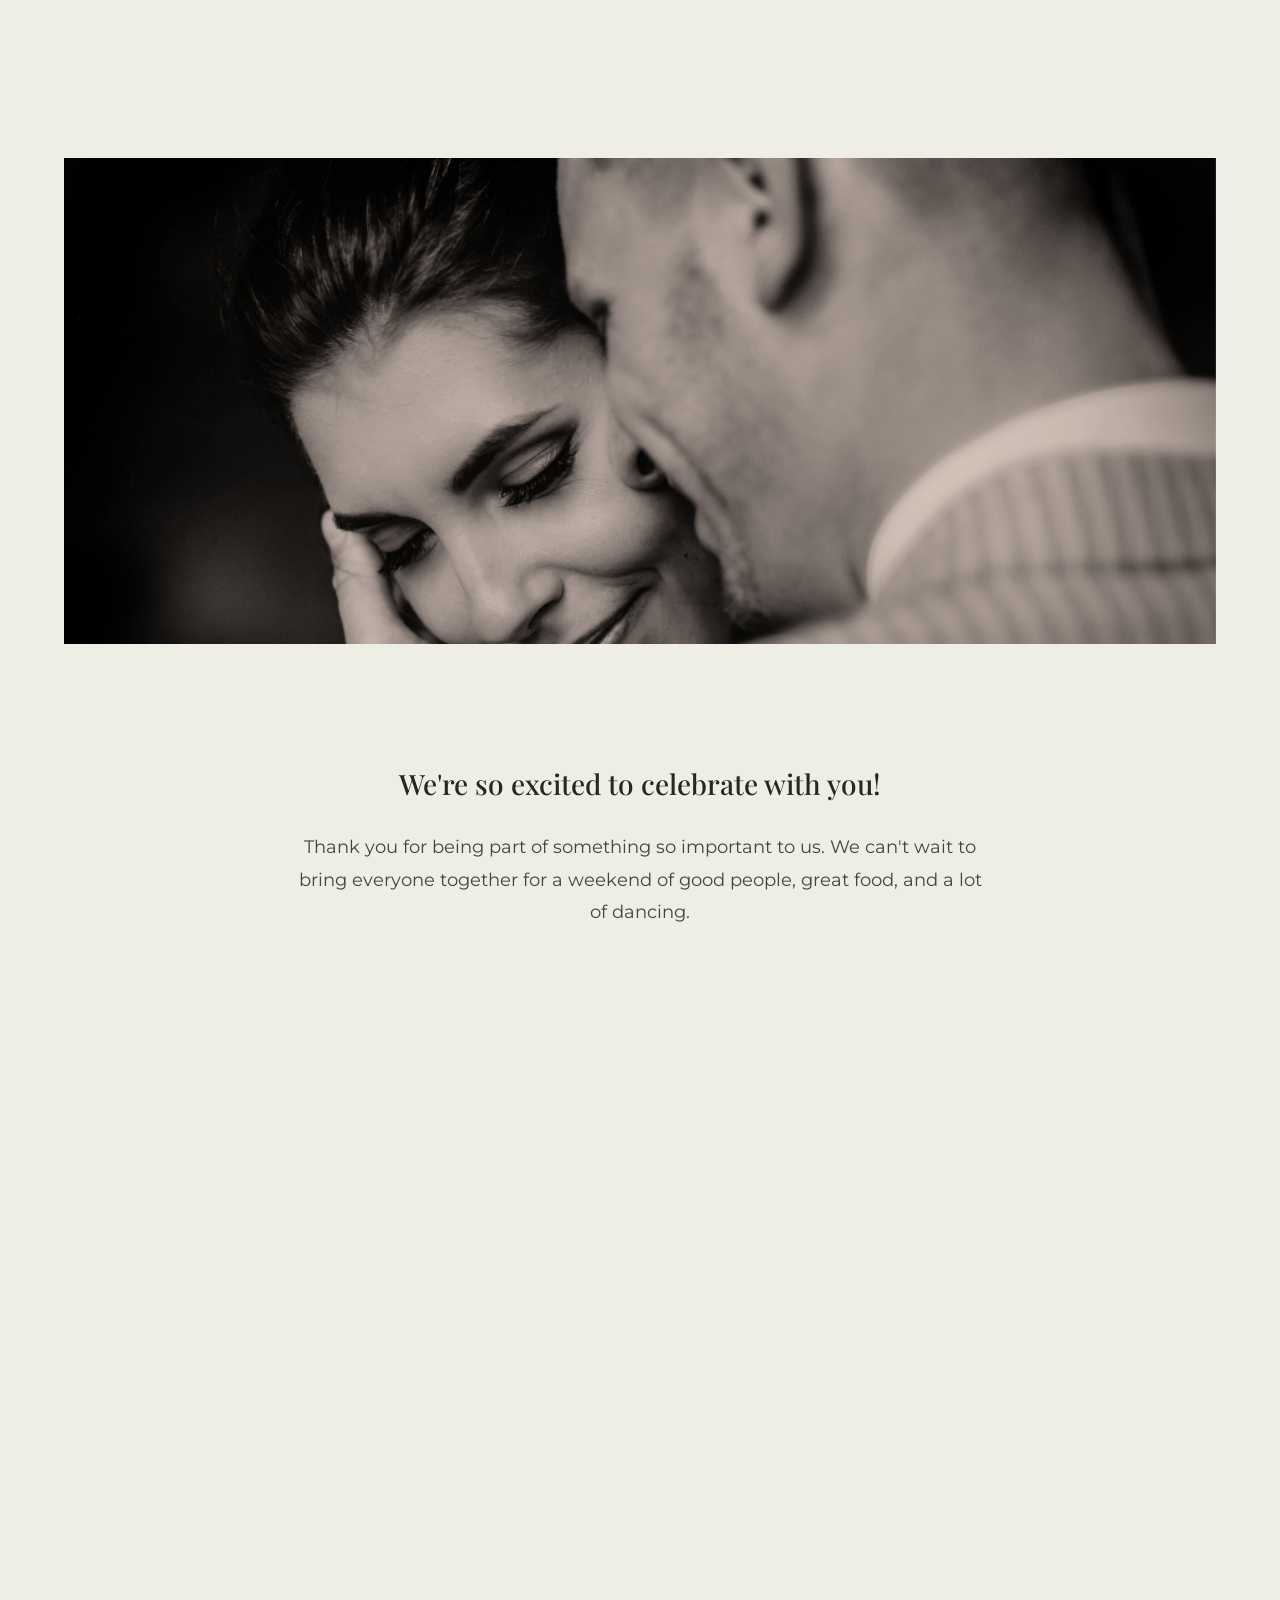
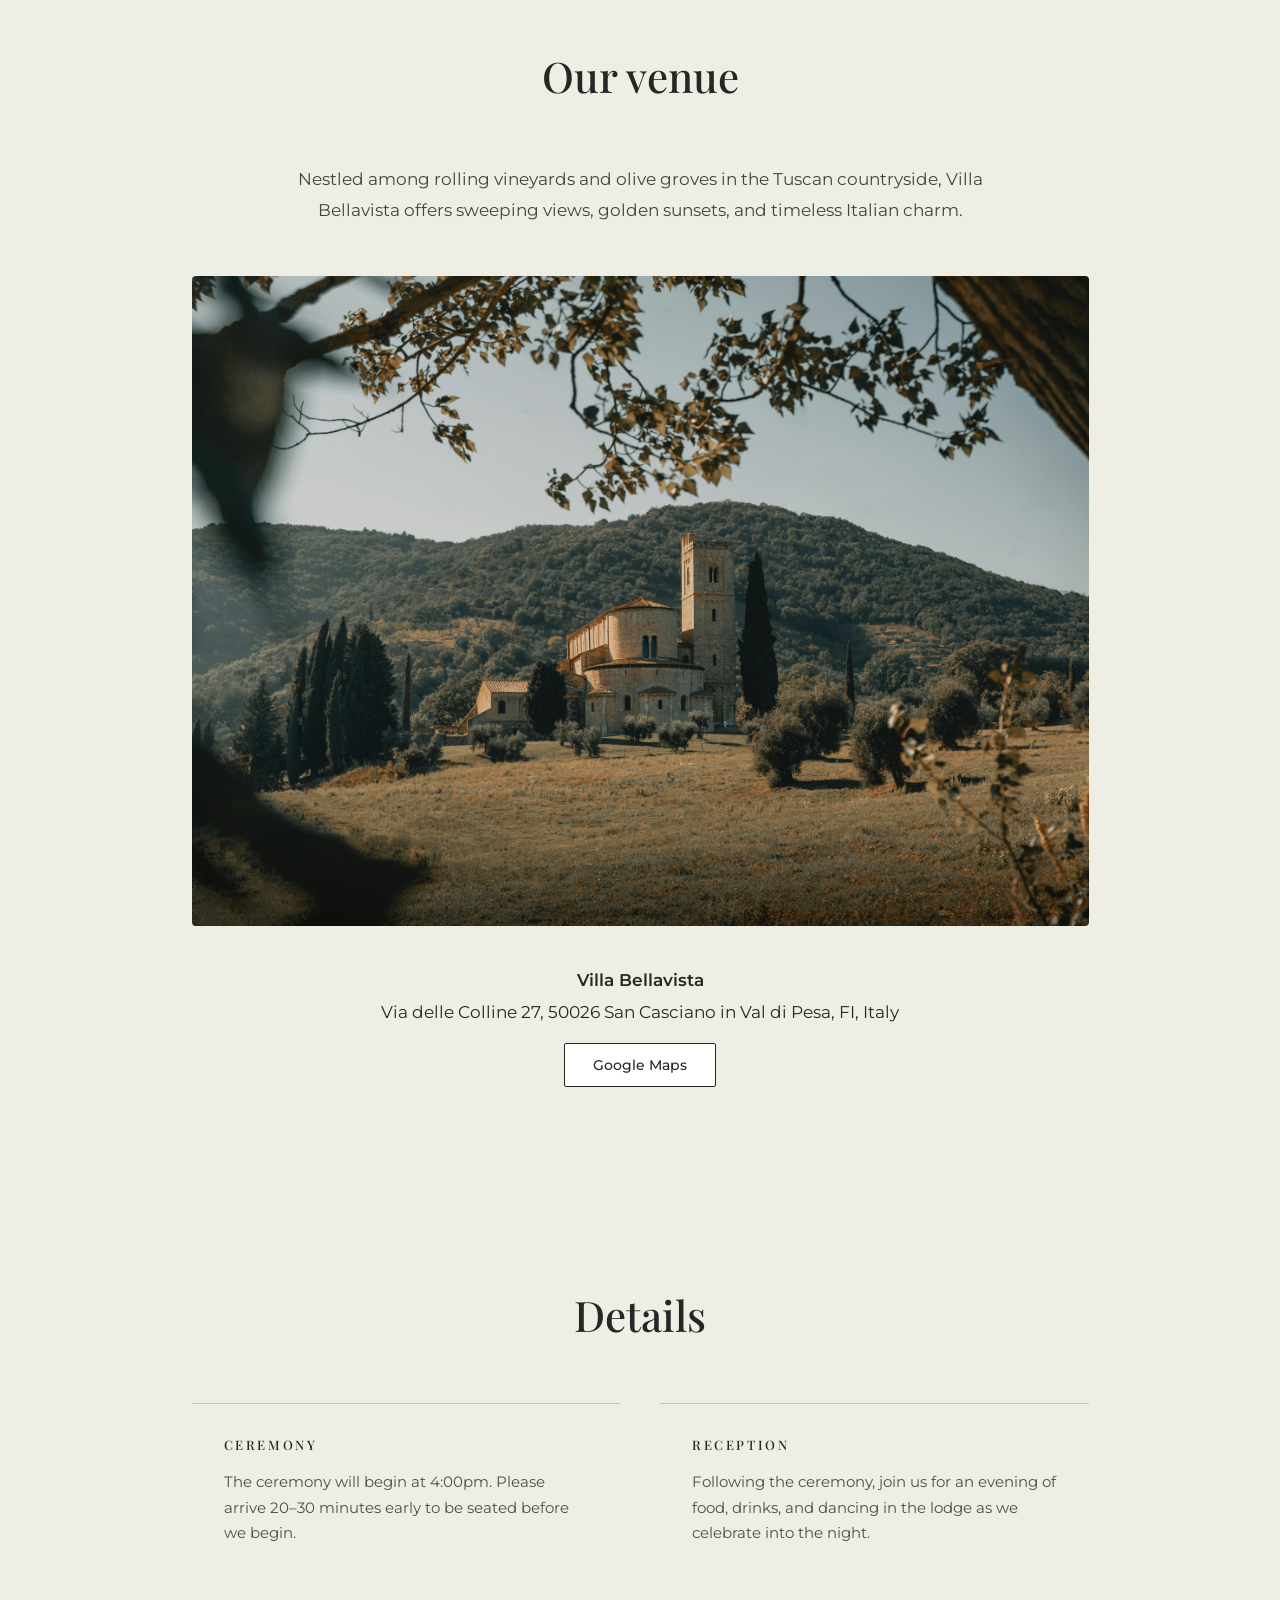
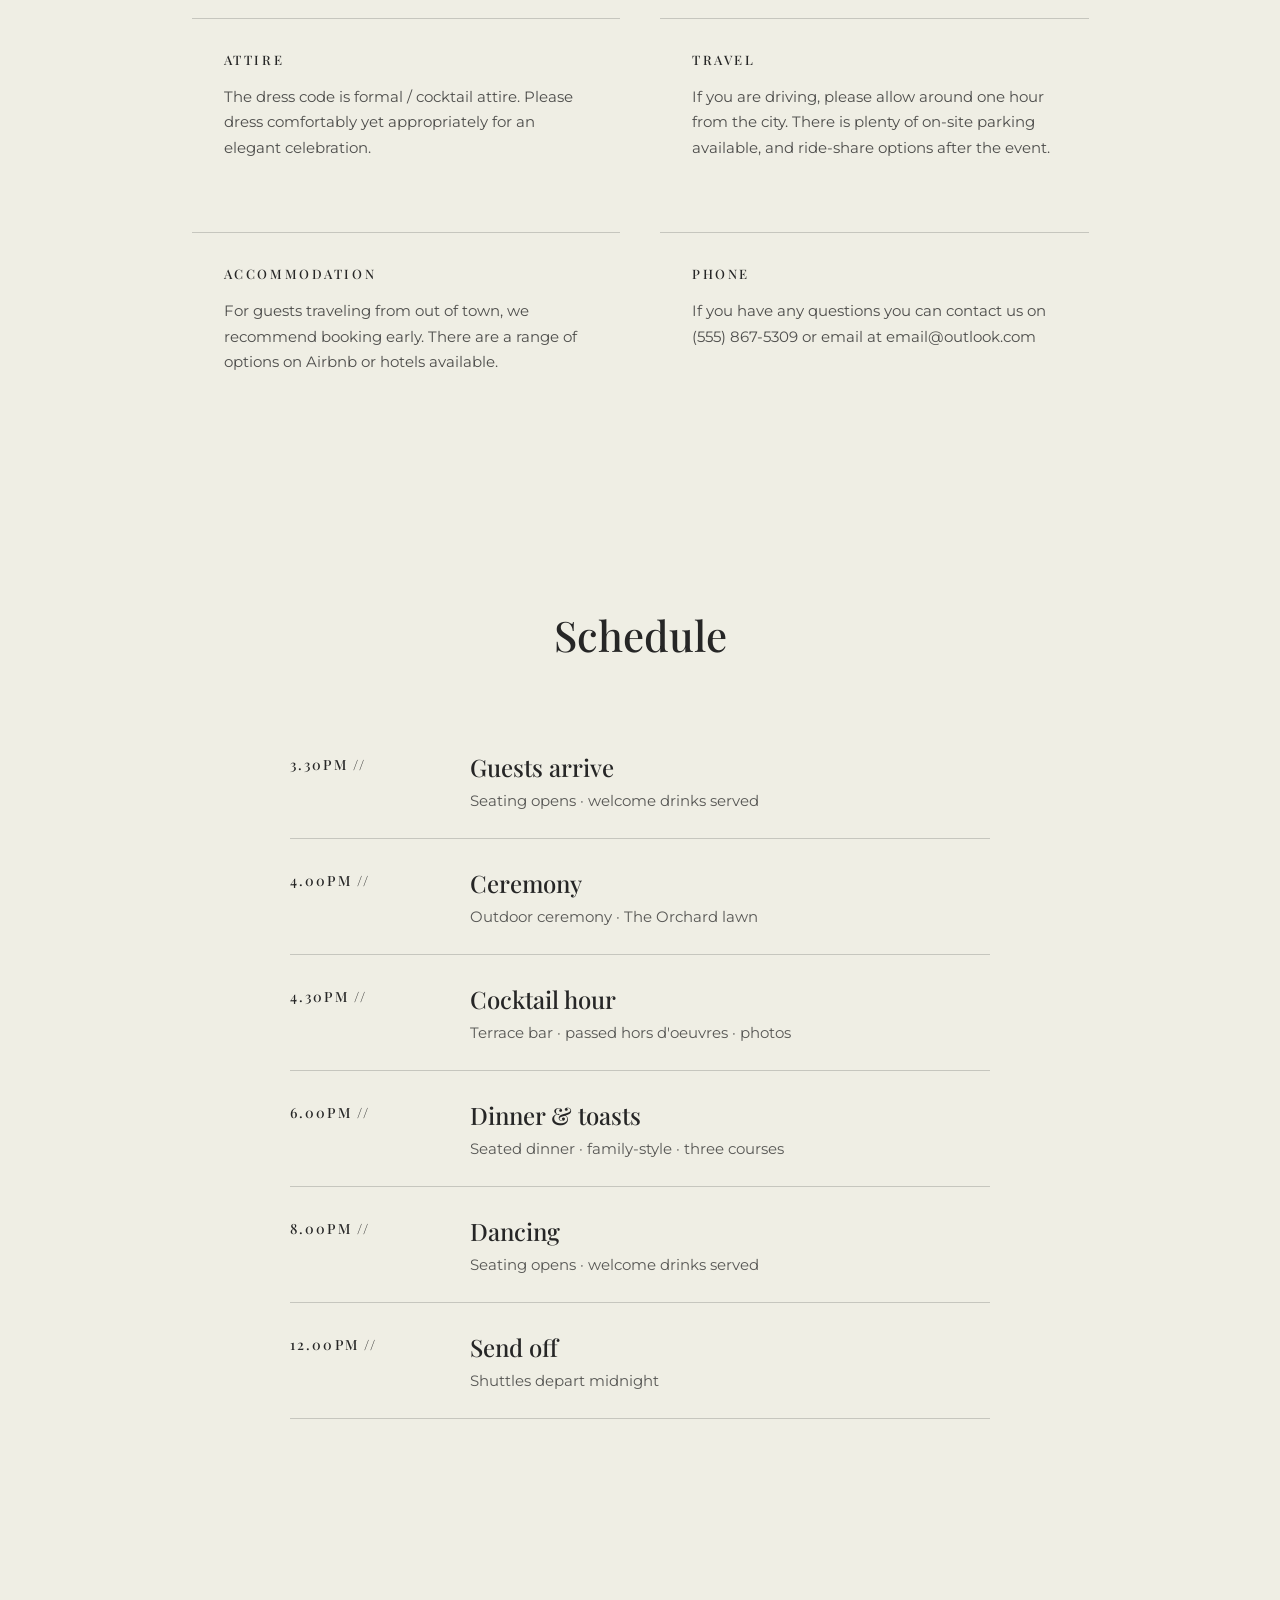
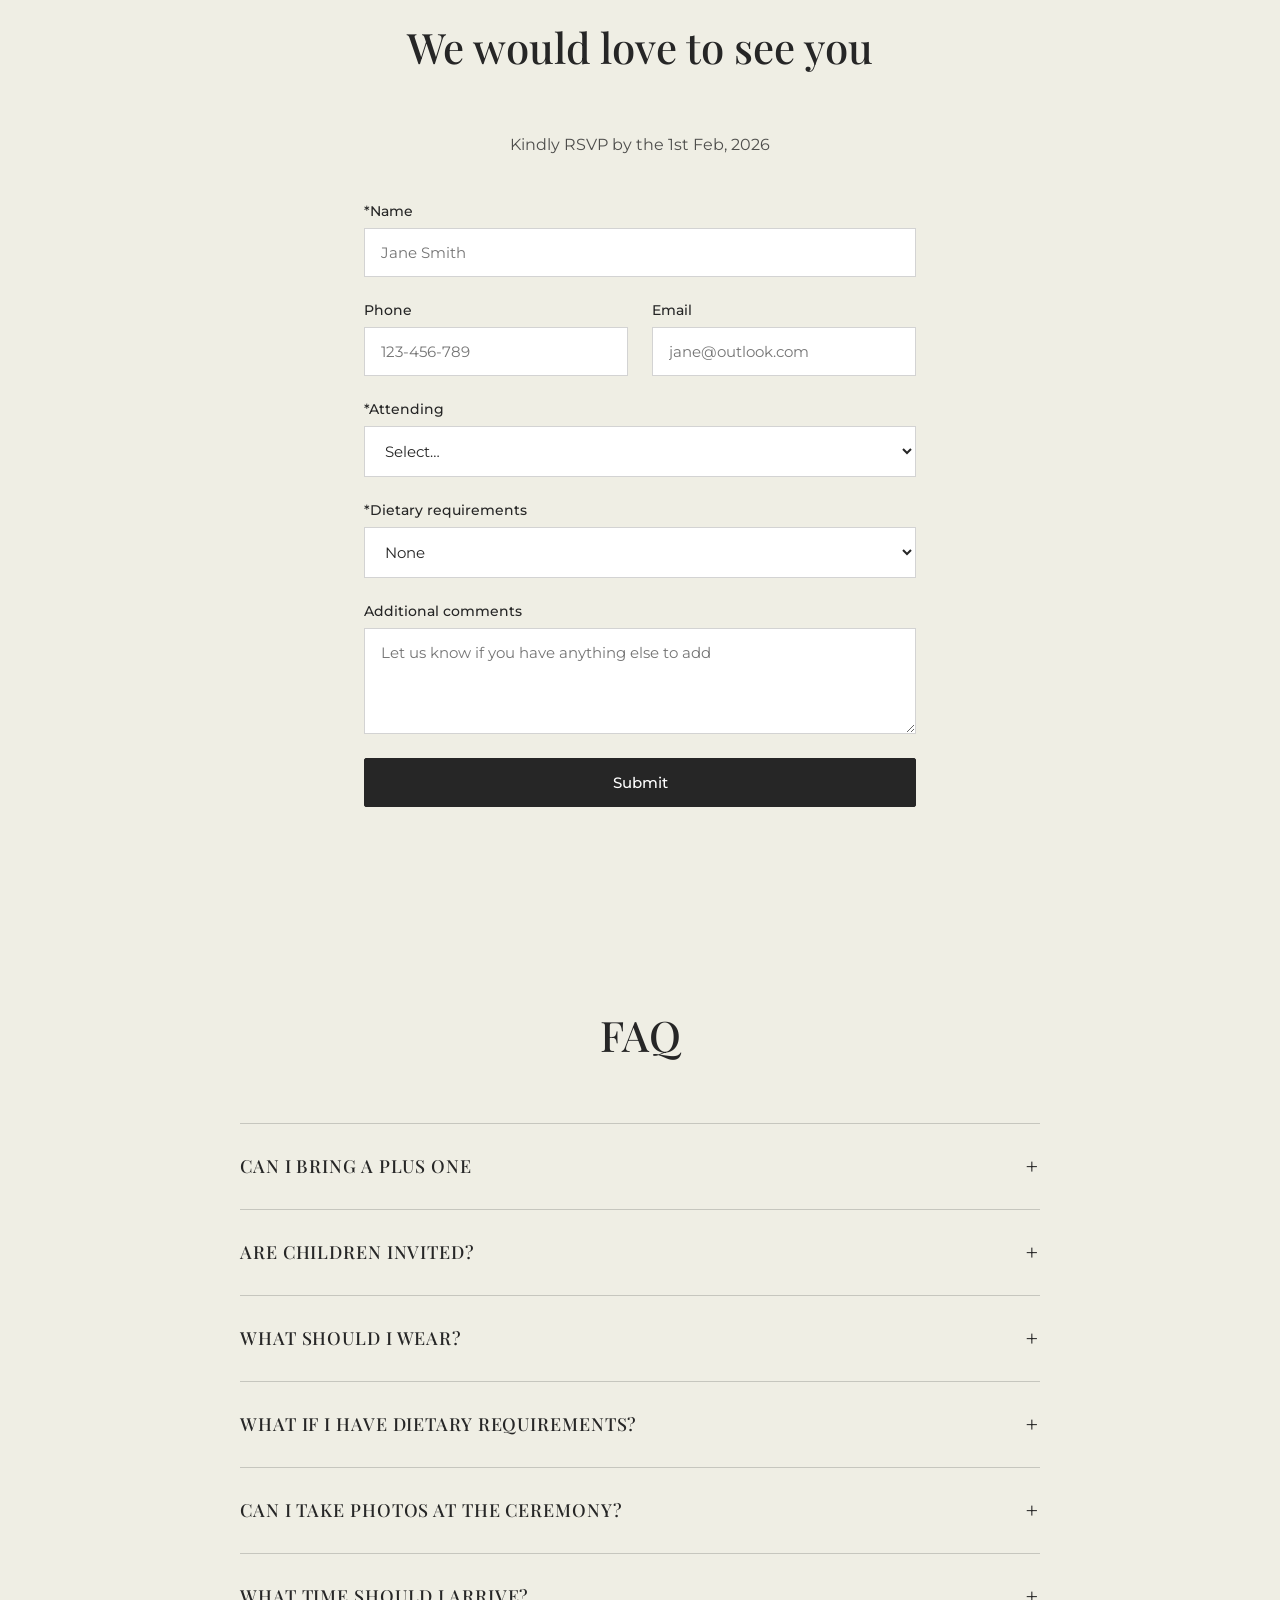
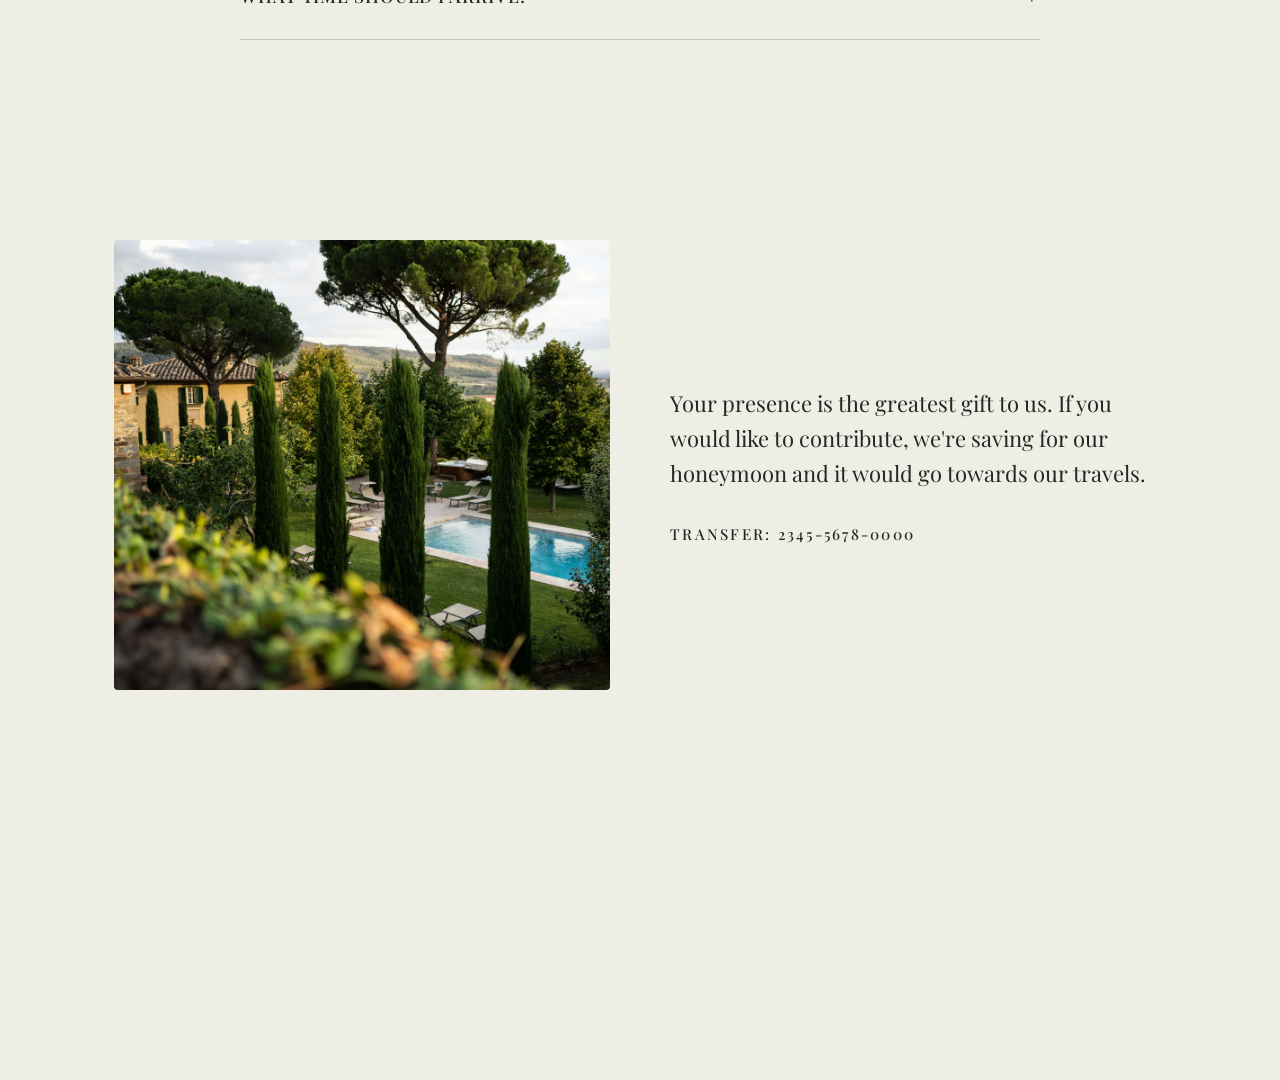
<file: index.html>
<!DOCTYPE html>
<html lang="id">
<head>
    <meta charset="UTF-8">
    <meta name="viewport" content="width=device-width, initial-scale=1.0">
    <title>The knot | Custom Wedding Invitation</title>
    <link rel="preconnect" href="https://fonts.googleapis.com">
    <link rel="preconnect" href="https://fonts.gstatic.com" crossorigin>
    <link href="https://fonts.googleapis.com/css2?family=Montserrat:wght@300;400;500;600&family=Playfair+Display:ital,wght@0,400;0,500;0,600;1,400;1,500&display=swap" rel="stylesheet">
    <!-- Envelope Addon CSS -->
    <link rel="stylesheet" href="css/envelope.css">
    <!-- Style utama website -->
    <link rel="stylesheet" href="css/styles.css">
</head>
<body>
    <!-- Envelope overlay di-inject otomatis oleh js/envelope.js -->
    <!-- Untuk menonaktifkan: <body data-envelope="disabled"> -->

    <!-- Navigation -->
    <nav class="main-nav" id="mainNav">
        <div class="nav-inner">
            <a href="#" class="logo">The knot</a>
            <div class="nav-links">
                <a href="#venue" class="nav-link">Venue</a>
                <a href="#details" class="nav-link">Details</a>
                <a href="#schedule" class="nav-link">Schedule</a>
                <a href="#faq" class="nav-link">FAQ</a>
                <a href="#registry" class="nav-link">Registry</a>
            </div>
            <a href="#rsvp" class="btn btn-nav">RSVP</a>
        </div>
    </nav>

    <main id="mainContent">
        <!-- Hero Section -->
        <section class="hero" id="hero">
            <div class="hero-image">
                <img src="assets/images/hero-couple.jpg" alt="Couple lovingly holding each other">
            </div>
            <div class="hero-content">
                <h2 class="hero-subtitle" id="heroSubtitle"><span class="word"><span class="letter">T</span><span class="letter">h</span><span class="letter">e</span></span> <span class="word"><span class="letter">w</span><span class="letter">e</span><span class="letter">d</span><span class="letter">d</span><span class="letter">i</span><span class="letter">n</span><span class="letter">g</span></span> <span class="word"><span class="letter">o</span><span class="letter">f</span></span></h2>
                <h1 class="hero-title" id="heroTitle"><span class="word"><span class="letter">S</span><span class="letter">a</span><span class="letter">r</span><span class="letter">a</span><span class="letter">h</span></span> <span class="amp">&amp;</span> <span class="word"><span class="letter">S</span><span class="letter">a</span><span class="letter">m</span><span class="letter">u</span><span class="letter">e</span><span class="letter">l</span></span></h1>
            </div>
        </section>

        <!-- Intro Section -->
        <section class="intro">
            <div class="container">
                <h3 class="intro-title">We're so excited to celebrate with you!</h3>
                <p class="intro-text">
                    Thank you for being part of something so important to us. We can't wait to bring everyone together for a weekend of good people, great food, and a lot of dancing.
                </p>
            </div>
        </section>

        <!-- Gallery Section -->
        <section class="gallery">
            <div class="gallery-track">
                <div class="gallery-item">
                    <img src="assets/images/gallery-1.jpg" alt="Couple holding one another">
                </div>
                <div class="gallery-item">
                    <img src="assets/images/gallery-2.jpg" alt="Close up of couple smiling">
                </div>
                <div class="gallery-item">
                    <img src="assets/images/gallery-3.jpg" alt="Close up of engagement ring">
                </div>
                <div class="gallery-item">
                    <img src="assets/images/gallery-4.jpg" alt="Motherly figure hugging couple">
                </div>
                <div class="gallery-item">
                    <img src="assets/images/gallery-5.jpg" alt="Landscape view of hills and a winding road">
                </div>
            </div>
        </section>

        <!-- Venue Section -->
        <section class="venue" id="venue">
            <div class="container">
                <div class="venue-content">
                    <h2 class="section-title">Our venue</h2>
                    <p class="venue-text">
                        Nestled among rolling vineyards and olive groves in the Tuscan countryside, Villa Bellavista offers sweeping views, golden sunsets, and timeless Italian charm.
                    </p>
                </div>
                <div class="venue-image">
                    <img src="assets/images/venue.jpg" alt="Building on a hill surrounded by an olive grove">
                </div>
                <div class="venue-address">
                    <p><strong>Villa Bellavista</strong> Via delle Colline 27, 50026 San Casciano in Val di Pesa, FI, Italy</p>
                    <a href="https://maps.app.goo.gl/kfonNE2nvL3WGzsZ9" target="_blank" class="btn btn-outline">Google Maps</a>
                </div>
            </div>
        </section>

        <!-- Details Section -->
        <section class="details" id="details">
            <div class="container">
                <h2 class="section-title">Details</h2>
                <div class="details-grid">
                    <div class="detail-card">
                        <h4>Ceremony</h4>
                        <p>The ceremony will begin at 4:00pm. Please arrive 20–30 minutes early to be seated before we begin.</p>
                    </div>
                    <div class="detail-card">
                        <h4>Reception</h4>
                        <p>Following the ceremony, join us for an evening of food, drinks, and dancing in the lodge as we celebrate into the night.</p>
                    </div>
                    <div class="detail-card">
                        <h4>Attire</h4>
                        <p>The dress code is formal / cocktail attire. Please dress comfortably yet appropriately for an elegant celebration.</p>
                    </div>
                    <div class="detail-card">
                        <h4>Travel</h4>
                        <p>If you are driving, please allow around one hour from the city. There is plenty of on-site parking available, and ride-share options after the event.</p>
                    </div>
                    <div class="detail-card">
                        <h4>Accommodation</h4>
                        <p>For guests traveling from out of town, we recommend booking early. There are a range of options on Airbnb or hotels available.</p>
                    </div>
                    <div class="detail-card">
                        <h4>Phone</h4>
                        <p>If you have any questions you can contact us on (555) 867-5309 or email at email@outlook.com</p>
                    </div>
                </div>
            </div>
        </section>

        <!-- Schedule Section -->
        <section class="schedule" id="schedule">
            <div class="container">
                <h2 class="section-title">Schedule</h2>
                <div class="schedule-list">
                    <div class="schedule-item">
                        <span class="schedule-time">3.30PM //</span>
                        <div class="schedule-info">
                            <h4>Guests arrive</h4>
                            <p>Seating opens · welcome drinks served</p>
                        </div>
                    </div>
                    <div class="schedule-item">
                        <span class="schedule-time">4.00PM //</span>
                        <div class="schedule-info">
                            <h4>Ceremony</h4>
                            <p>Outdoor ceremony · The Orchard lawn</p>
                        </div>
                    </div>
                    <div class="schedule-item">
                        <span class="schedule-time">4.30PM //</span>
                        <div class="schedule-info">
                            <h4>Cocktail hour</h4>
                            <p>Terrace bar · passed hors d'oeuvres · photos</p>
                        </div>
                    </div>
                    <div class="schedule-item">
                        <span class="schedule-time">6.00PM //</span>
                        <div class="schedule-info">
                            <h4>Dinner & toasts</h4>
                            <p>Seated dinner · family-style · three courses</p>
                        </div>
                    </div>
                    <div class="schedule-item">
                        <span class="schedule-time">8.00PM //</span>
                        <div class="schedule-info">
                            <h4>Dancing</h4>
                            <p>Seating opens · welcome drinks served</p>
                        </div>
                    </div>
                    <div class="schedule-item">
                        <span class="schedule-time">12.00PM //</span>
                        <div class="schedule-info">
                            <h4>Send off</h4>
                            <p>Shuttles depart midnight</p>
                        </div>
                    </div>
                </div>
            </div>
        </section>

        <!-- RSVP Section -->
        <section class="rsvp" id="rsvp">
            <div class="container">
                <h2 class="section-title">We would love to see you</h2>
                <p class="rsvp-subtitle">Kindly RSVP by the 1st Feb, 2026</p>
                <form class="rsvp-form" id="rsvpForm">
                    <div class="form-group">
                        <label for="name">*Name</label>
                        <input type="text" id="name" name="name" placeholder="Jane Smith" required>
                    </div>
                    <div class="form-row">
                        <div class="form-group">
                            <label for="phone">Phone</label>
                            <input type="tel" id="phone" name="phone" placeholder="123-456-789">
                        </div>
                        <div class="form-group">
                            <label for="email">Email</label>
                            <input type="email" id="email" name="email" placeholder="jane@outlook.com">
                        </div>
                    </div>
                    <div class="form-group">
                        <label for="attending">*Attending</label>
                        <select id="attending" name="attending" required>
                            <option value="" disabled selected>Select…</option>
                            <option value="yes">Yes, I can't wait!</option>
                            <option value="no">No, unfortunately I can't make it</option>
                        </select>
                    </div>
                    <div class="form-group">
                        <label for="dietary">*Dietary requirements</label>
                        <select id="dietary" name="dietary" required>
                            <option value="None" disabled selected>None</option>
                            <option value="vegetarian">Vegetarian</option>
                            <option value="vegan">Vegan</option>
                            <option value="gluten-free">Gluten-free</option>
                            <option value="dairy-free">Dairy-free</option>
                            <option value="nut-allergy">Nut allergy</option>
                            <option value="other">Other (please specify)</option>
                        </select>
                    </div>
                    <div class="form-group">
                        <label for="comments">Additional comments</label>
                        <textarea id="comments" name="comments" rows="4" placeholder="Let us know if you have anything else to add"></textarea>
                    </div>
                    <button type="submit" class="btn btn-submit">Submit</button>
                </form>
            </div>
        </section>

        <!-- FAQ Section -->
        <section class="faq" id="faq">
            <div class="container">
                <h2 class="section-title">FAQ</h2>
                <div class="faq-list">
                    <div class="faq-item">
                        <button class="faq-question">
                            <span>Can I bring a plus one</span>
                            <span class="faq-icon">+</span>
                        </button>
                        <div class="faq-answer">
                            <p>Please refer to your invitation for the number of guests allowed. If you have any questions, feel free to contact us.</p>
                        </div>
                    </div>
                    <div class="faq-item">
                        <button class="faq-question">
                            <span>Are children invited?</span>
                            <span class="faq-icon">+</span>
                        </button>
                        <div class="faq-answer">
                            <p>While we love your little ones, our wedding will be an adults-only celebration.</p>
                        </div>
                    </div>
                    <div class="faq-item">
                        <button class="faq-question">
                            <span>What should I wear?</span>
                            <span class="faq-icon">+</span>
                        </button>
                        <div class="faq-answer">
                            <p>The dress code is formal / cocktail attire. We recommend dressing elegantly for a Tuscan evening.</p>
                        </div>
                    </div>
                    <div class="faq-item">
                        <button class="faq-question">
                            <span>What if I have dietary requirements?</span>
                            <span class="faq-icon">+</span>
                        </button>
                        <div class="faq-answer">
                            <p>Please let us know in your RSVP and we will ensure the catering team accommodates your needs.</p>
                        </div>
                    </div>
                    <div class="faq-item">
                        <button class="faq-question">
                            <span>Can I take photos at the ceremony?</span>
                            <span class="faq-icon">+</span>
                        </button>
                        <div class="faq-answer">
                            <p>We kindly ask you to keep phones away during the ceremony. Our photographer will capture every moment.</p>
                        </div>
                    </div>
                    <div class="faq-item">
                        <button class="faq-question">
                            <span>What time should I arrive?</span>
                            <span class="faq-icon">+</span>
                        </button>
                        <div class="faq-answer">
                            <p>Please arrive by 3:30pm for welcome drinks, with the ceremony starting promptly at 4:00pm.</p>
                        </div>
                    </div>
                </div>
            </div>
        </section>

        <!-- Registry Section -->
        <section class="registry" id="registry">
            <div class="container">
                <div class="registry-image">
                    <img src="assets/images/registry.jpg" alt="Tuscany villa garden and pool">
                </div>
                <div class="registry-content">
                    <p class="registry-text">
                        Your presence is the greatest gift to us. If you would like to contribute, we're saving for our honeymoon and it would go towards our travels.
                    </p>
                    <p class="registry-bank">Transfer: 2345-5678-0000</p>
                </div>
            </div>
        </section>

        <!-- Footer Countdown -->
        <footer class="countdown" id="countdown">
            <div class="container">
                <h4 class="countdown-label">Let the countdown begin</h4>
                <div class="countdown-numbers" id="countdownNumbers">
                    <span id="days">000</span><span class="dot">.</span>
                    <span id="hours">00</span><span class="dot">.</span>
                    <span id="minutes">00</span><span class="dot">.</span>
                    <span id="seconds">00</span>
                </div>
                <p class="footer-contact">
                    Any questions get in touch with us at <strong>email@gmail.com</strong>
                </p>
            </div>
        </footer>
    </main>

    <!-- Envelope Addon JS -->
    <script src="js/envelope.js"></script>
    <!-- Script utama website -->
    <script src="js/script.js"></script>
</body>
</html>
</file>
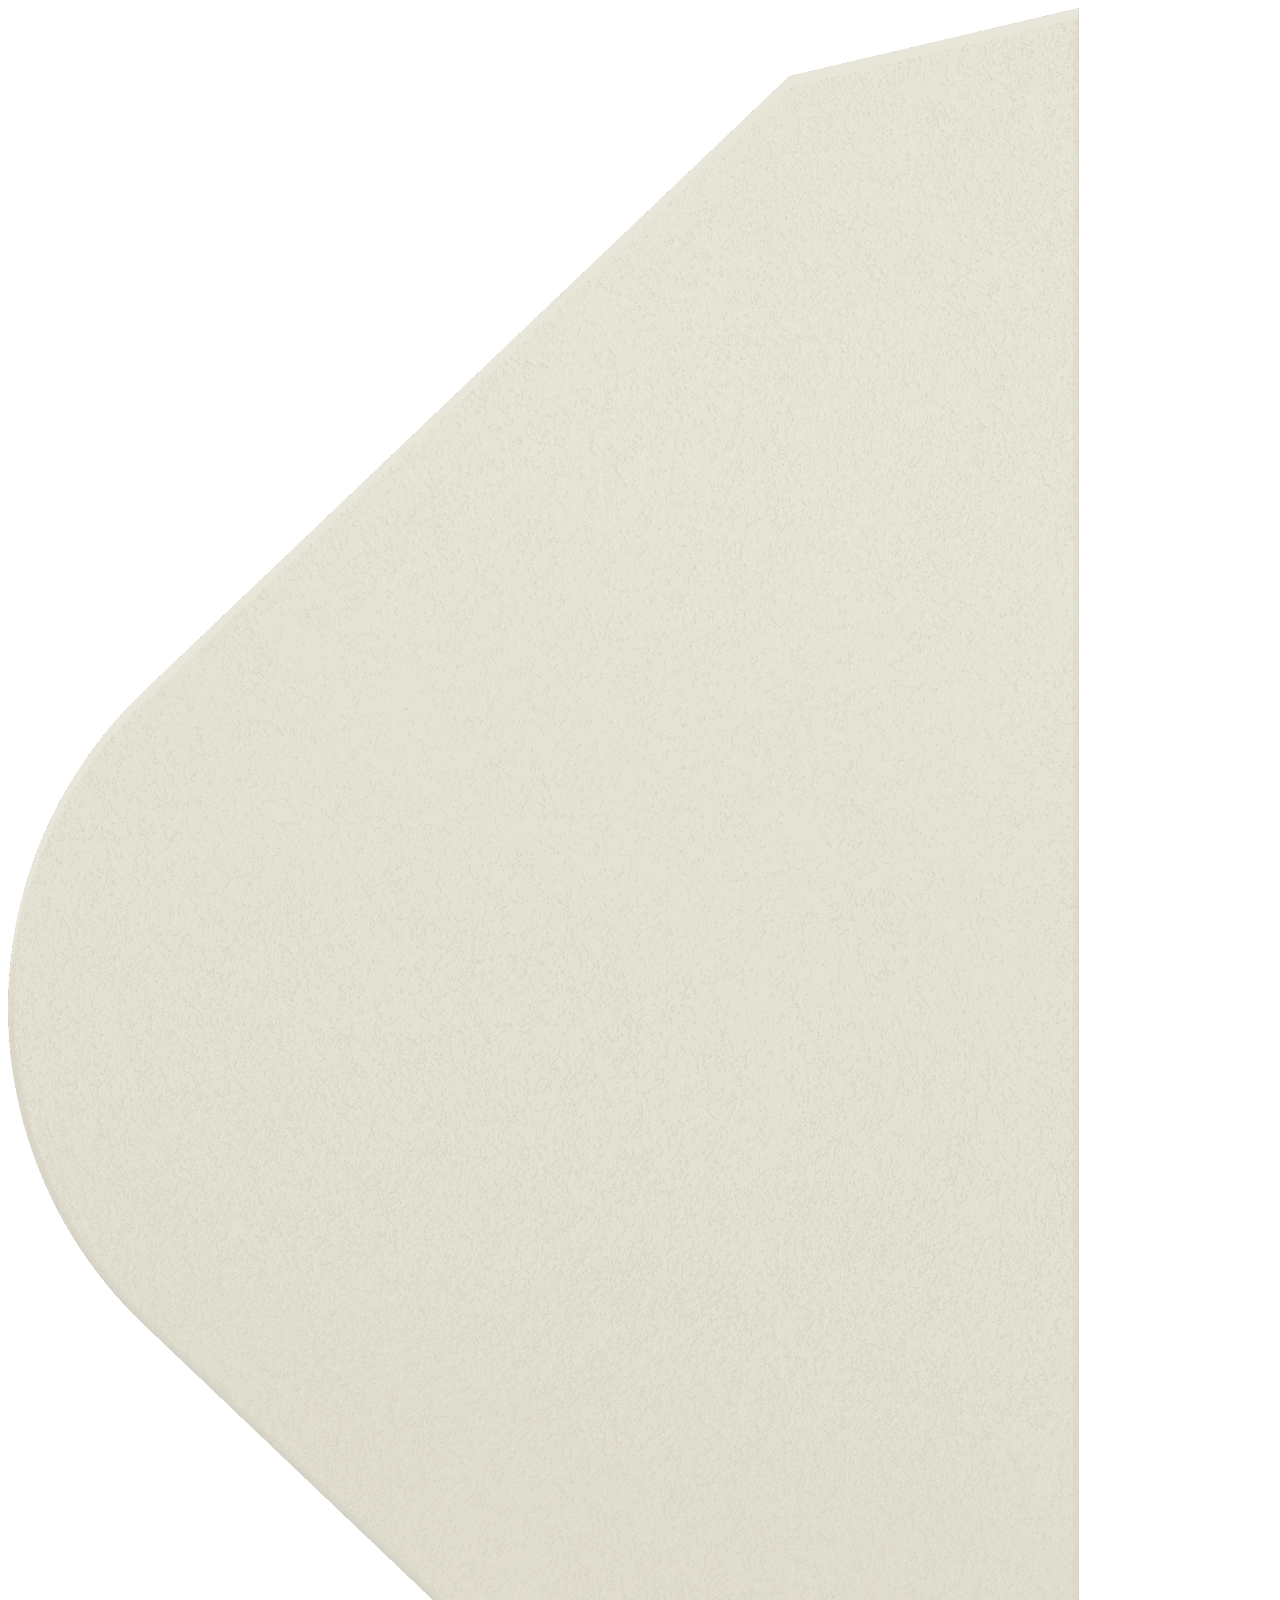
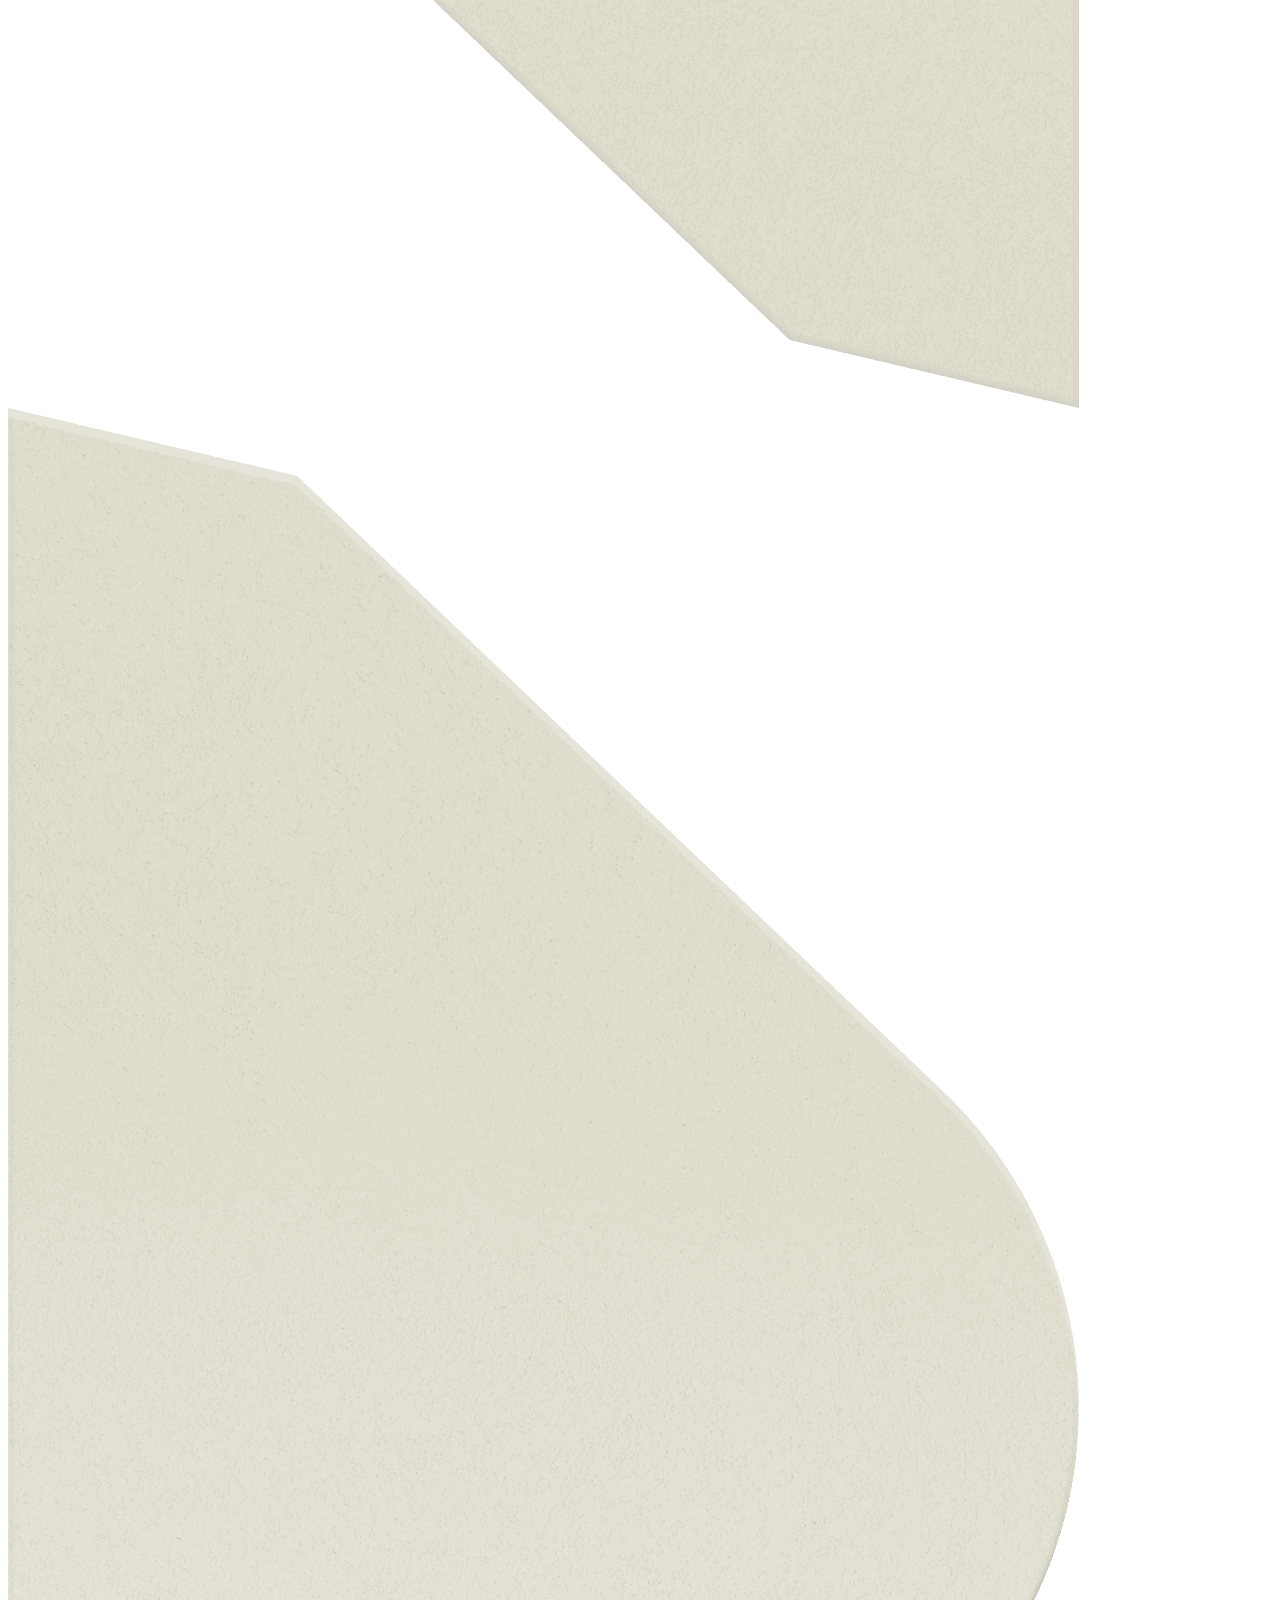
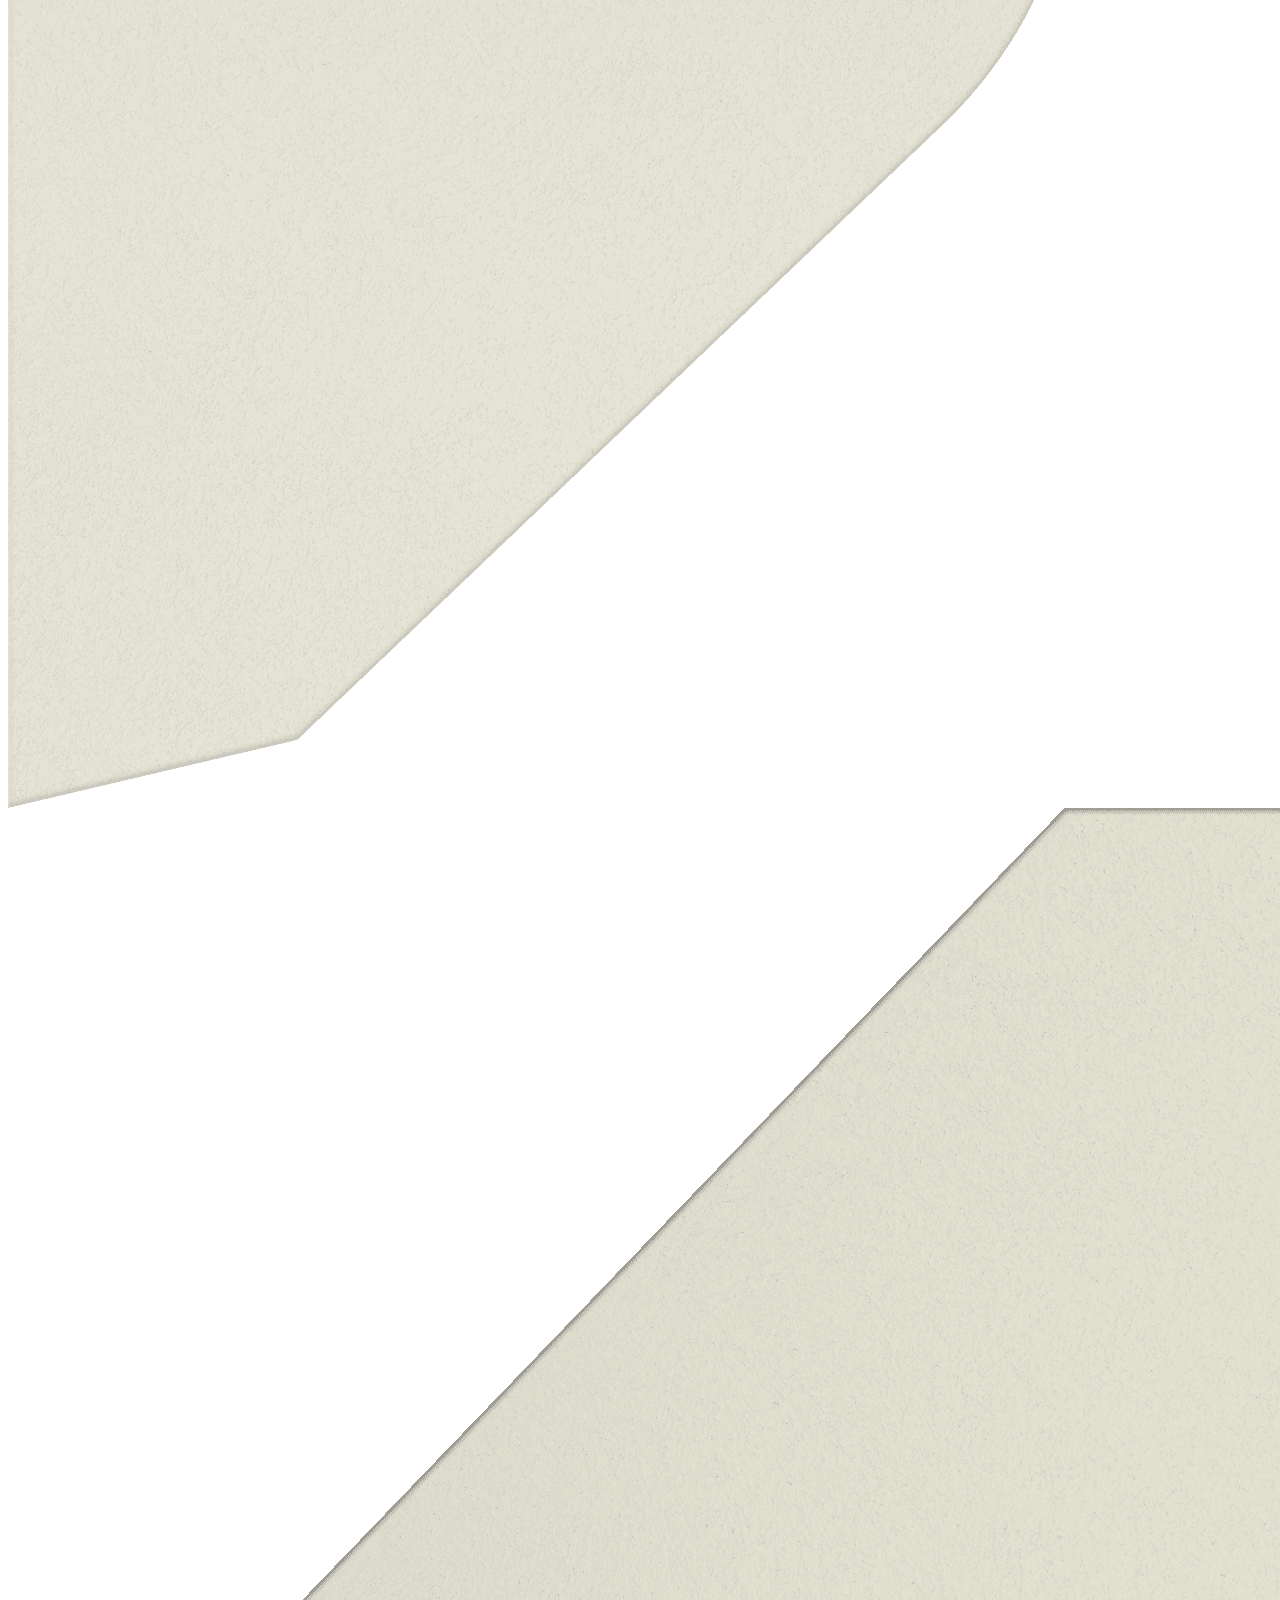
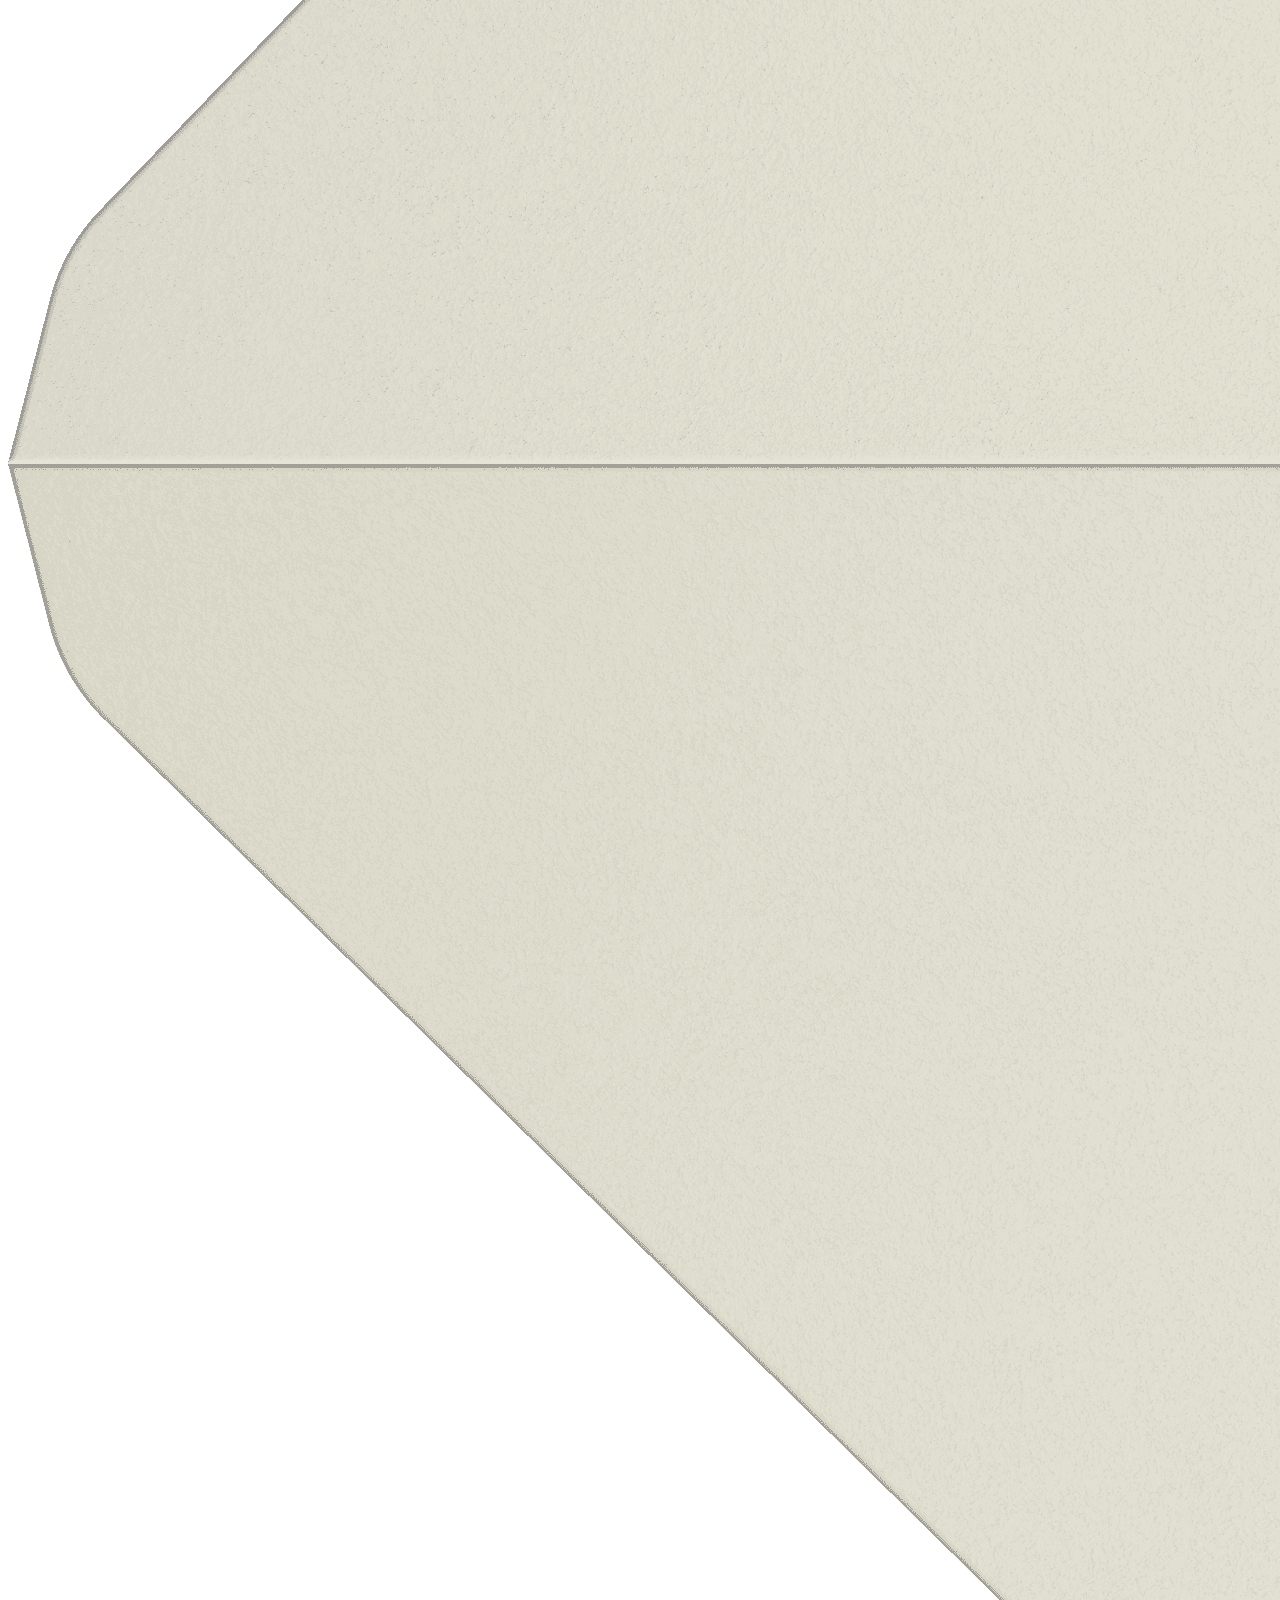
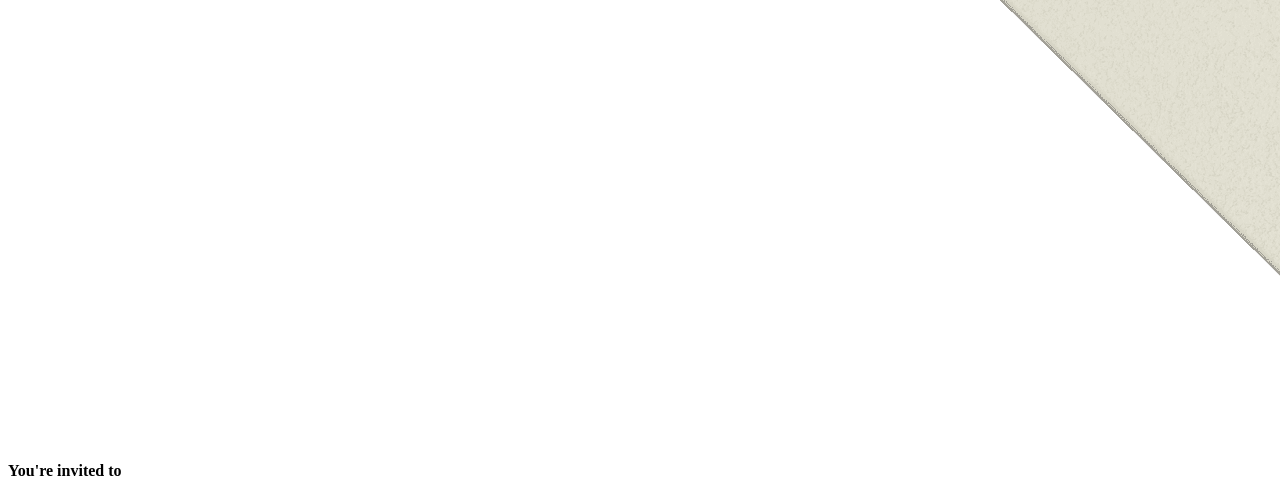
<file: envelope.html>
<!-- ============================================================
  ENVELOPE OVERLAY — Add-on HTML (Referensi)

  Catatan: Dengan versi self-injecting (js/envelope.js), Anda
  TIDAK PERLU menempel blok HTML ini secara manual. File ini
  hanya referensi jika ingin kustomisasi struktur HTML secara
  manual sebelum menggunakannya.

  Jika tetap ingin HTML manual:
    1. Copy blok di bawah ini ke <body> website target (anak pertama)
    2. Matikan injeksi otomatis di envelope.js dengan mengubah
       `const overlayReady = injectOverlay();` menjadi false
       ATAU cukup biarkan — envelope.js mendeteksi jika HTML sudah ada.

  Dokumentasi lengkap: ENVELOPE-ADDON.md
  ============================================================ -->

<!-- ENVELOPE ADDON START -->
<div class="envelope-overlay" id="envelopeOverlay">
    <div class="envelope-scene">
        <div class="env-variant">
            <div class="env-layer env-right">
                <img src="assets/images/envelope-right.png" alt="" decoding="auto">
            </div>
            <div class="env-layer env-left">
                <img src="assets/images/envelope-left.png" alt="" decoding="auto">
            </div>
            <div class="env-layer env-bottom">
                <img src="assets/images/envelope-bottom.png" alt="" decoding="auto">
            </div>
            <div class="env-layer env-top">
                <img src="assets/images/envelope-top.png" alt="" decoding="auto">
                <div class="env-invite-text">
                    <h4 class="invite-heading" id="inviteText">
                        <span class="word"><span class="letter">Y</span><span class="letter">o</span><span class="letter">u</span><span class="letter">'</span><span class="letter">r</span><span class="letter">e</span></span>
                        <span class="word"><span class="letter">i</span><span class="letter">n</span><span class="letter">v</span><span class="letter">i</span><span class="letter">t</span><span class="letter">e</span><span class="letter">d</span></span>
                        <span class="word"><span class="letter">t</span><span class="letter">o</span></span>
                    </h4>
                </div>
            </div>
        </div>
    </div>
</div>
<!-- ENVELOPE ADDON END -->
</file>
<file: css/envelope.css>
/* ============================================================
   ENVELOPE OVERLAY — Add-on CSS
   Animasi pembuka amplop untuk website static HTML.
   Dokumentasi lengkap: ENVELOPE-ADDON.md
   ============================================================ */

/* ── Variabel yang dipakai overlay ─────────────────────────
   (jika website target sudah punya :root sendiri, hapus blok ini) */
:root {
    --bg-color: #efeee4;
    --text-color: #262626;
    --white: #ffffff;
    --font-serif: 'Playfair Display', serif;
    --font-sans: 'Montserrat', sans-serif;
    --ease-out-quart: cubic-bezier(0.44, 0, 0.56, 1);
}

/* ===== Overlay Utama ===== */
.envelope-overlay {
    position: fixed;
    top: 0;
    left: 0;
    width: 100vw;
    height: 100vh;
    z-index: 100;
    display: flex;
    align-items: center;
    justify-content: center;
    background: var(--bg-color);
    overflow: hidden;
    opacity: 1;
    pointer-events: auto;
    transition: opacity 0.8s var(--ease-out-quart), background-color 0.6s ease;
}

/* Saat amplop mulai terbuka, background transparan agar hero terlihat */
.envelope-overlay.open {
    background: transparent;
}

.envelope-overlay.hidden {
    pointer-events: none;
}

.envelope-scene {
    position: relative;
    width: 100vw;
    height: 100vh;
    max-width: 100vw;
    max-height: 100vh;
    overflow: clip;
}

/* Single variant container — perspective di sini agar hanya env-top yang terpengaruh 3D */
.env-variant {
    position: absolute;
    top: 0;
    left: 0;
    width: 100%;
    height: 100%;
    transform-style: preserve-3d;
    perspective: 1200px;
    perspective-origin: 50% 0%;
}

.env-layer {
    position: absolute;
    will-change: transform, opacity;
}

.env-layer img {
    width: 100%;
    height: 100%;
    object-fit: cover;
    display: block;
}

/* ── STATE AWAL: semua layer langsung visible, amplop tertutup ── */

/* Bottom — paling bawah */
.env-variant .env-bottom {
    left: 0;
    right: 0;
    bottom: 0;
    height: 60%;
    opacity: 1;
    transform: translateY(0);
    z-index: 1;
}

/* Left & Right — di atas bottom, seam lines kelihatan */
.env-variant .env-left {
    left: 0;
    top: 0;
    bottom: 0;
    width: 53.1%;
    filter: drop-shadow(7px 4px 4px rgba(0, 0, 0, 0.05));
    opacity: 1;
    transform: translateY(0);
    z-index: 2;
}

.env-variant .env-right {
    right: 0;
    top: 0;
    bottom: 0;
    width: 53.1%;
    filter: drop-shadow(-5px 4px 4px rgba(0, 0, 0, 0.05));
    opacity: 1;
    transform: translateY(0);
    z-index: 2;
}

/* Top flap — height dikurangi agar ujung segitiga lebih ke atas */
.env-variant .env-top {
    left: 0;
    right: 0;
    top: 0;
    height: 80%;
    transform-origin: 50% 0%;
    opacity: 1;
    transform: none;
    z-index: 3;
    /* durasi panjang + easing spring-like agar smooth seperti Framer */
    transition: transform 1.2s cubic-bezier(0.16, 1, 0.3, 1), opacity 0.3s ease;
}

.env-variant .env-top img {
    width: 100%;
    height: 100%;
    object-fit: fill;
    display: block;
}

/* ===== Teks "You're invited to" ===== */
.env-invite-text {
    position: absolute;
    top: 50%;
    left: 50%;
    transform: translate(-50%, -50%);
    z-index: 11;
    pointer-events: none;
}

.invite-heading {
    font-family: var(--font-serif);
    font-size: 24px;
    font-weight: 500;
    font-style: italic;
    letter-spacing: 0.09em;
    line-height: 1.4;
    color: var(--text-color);
    text-transform: capitalize;
    white-space: nowrap;
    text-align: center;
}

.invite-heading .word {
    display: inline-block;
    white-space: nowrap;
}

.invite-heading .letter {
    display: inline-block;
    opacity: 0;
    transform: translateY(20px);
    filter: blur(4px);
    transition: opacity 0.5s var(--ease-out-quart),
                transform 0.5s var(--ease-out-quart),
                filter 0.5s var(--ease-out-quart);
}

/* Animate letters in */
.envelope-overlay.animate .invite-heading .letter {
    opacity: 1;
    transform: translateY(0);
    filter: blur(0px);
}

/* ── OPEN STATE: top flap buka dulu, baru yang lain slide down ── */
.envelope-overlay.open .env-top {
    transform: rotateX(-180deg);
    transition: transform 1.2s cubic-bezier(0.16, 1, 0.3, 1) 0s;
}

.envelope-overlay.open .env-invite-text {
    opacity: 0;
    transition: opacity 0.3s ease 0s;
}

/* slide down setelah flap selesai (~1.8s), masing-masing smooth */
.envelope-overlay.open .env-bottom {
    transform: translateY(110vh);
    transition: transform 1.2s cubic-bezier(0.16, 1, 0.3, 1) 1.6s;
}

.envelope-overlay.open .env-left {
    transform: translateY(110vh);
    transition: transform 1.2s cubic-bezier(0.16, 1, 0.3, 1) 1.7s;
}

.envelope-overlay.open .env-right {
    transform: translateY(110vh);
    transition: transform 1.2s cubic-bezier(0.16, 1, 0.3, 1) 1.8s;
}
</file>
<file: css/styles.css>
/* ===== Reset & Base ===== */
*, *::before, *::after {
    box-sizing: border-box;
    margin: 0;
    padding: 0;
}

html {
    scroll-behavior: smooth;
}

body {
    font-family: 'Montserrat', sans-serif;
    background-color: var(--bg-color);
    color: var(--text-color);
    -webkit-font-smoothing: antialiased;
    overflow-x: hidden;
}

:root {
    --bg-color: #efeee4;
    --text-color: #262626;
    --white: #ffffff;
    --border-color: rgba(38, 38, 38, 0.2);
    --soft-shadow: rgba(0, 0, 0, 0.05);
    --font-serif: 'Playfair Display', serif;
    --font-sans: 'Montserrat', sans-serif;
    --ease-out-quart: cubic-bezier(0.44, 0, 0.56, 1);
}

img {
    max-width: 100%;
    display: block;
}

a {
    text-decoration: none;
    color: inherit;
}

button {
    font-family: inherit;
    cursor: pointer;
    border: none;
    background: none;
}

.container {
    max-width: 945px;
    margin: 0 auto;
    padding: 0 24px;
}

/* ===== Scroll Reveal Animations ===== */
.reveal {
    opacity: 0;
    transform: translateY(40px);
    transition: opacity 0.8s var(--ease-out-quart), transform 0.8s var(--ease-out-quart);
}

.reveal.visible {
    opacity: 1;
    transform: translateY(0);
}

/* Nav appears after envelope opens */
.main-nav {
    position: fixed;
    top: 0;
    left: 0;
    right: 0;
    z-index: 50;
    background: var(--bg-color);
    border-bottom: 1px solid var(--border-color);
    opacity: 0;
    transform: translateY(-150px);
    will-change: transform;
    transition: opacity 0.8s var(--ease-out-quart), transform 0.8s var(--ease-out-quart);
}

.main-nav.visible {
    opacity: 1;
    transform: translateY(0);
}

.nav-inner {
    max-width: 1200px;
    margin: 0 auto;
    padding: 12px 30px;
    display: flex;
    align-items: center;
    justify-content: space-between;
    height: 64px;
}

.logo {
    font-family: var(--font-serif);
    font-size: 24px;
    font-weight: 500;
    letter-spacing: -0.5px;
}

.nav-links {
    display: flex;
    gap: 40px;
}

.nav-link {
    font-size: 15px;
    font-weight: 500;
    position: relative;
    transition: opacity 0.2s ease;
}

.nav-link:hover {
    opacity: 0.7;
}

.btn {
    display: inline-flex;
    align-items: center;
    justify-content: center;
    padding: 8px 20px;
    font-size: 14px;
    font-weight: 500;
    border-radius: 2px;
    transition: all 0.2s ease;
}

.btn-nav {
    background: var(--white);
    border: 1px solid var(--text-color);
    color: var(--text-color);
}

.btn-nav:hover {
    background: var(--text-color);
    color: var(--white);
}

.btn-outline {
    background: var(--white);
    border: 1px solid var(--text-color);
    color: var(--text-color);
    padding: 12px 28px;
    margin-top: 16px;
}

.btn-outline:hover {
    background: var(--text-color);
    color: var(--white);
}

.btn-submit {
    background: var(--text-color);
    color: var(--white);
    border: 1px solid var(--text-color);
    padding: 14px 36px;
    font-size: 15px;
    width: 100%;
}

.btn-submit:hover {
    background: transparent;
    color: var(--text-color);
}

/* ===== Hero Section ===== */
.hero {
    position: relative;
    width: 100%;
    height: 644px;
    overflow: hidden;
}

.hero-image {
    position: absolute;
    inset: 0;
    transform: scale(0.9) translateY(140px);
    will-change: transform;
    transition: transform 1.2s cubic-bezier(0.25, 0.46, 0.45, 0.94);
}

.hero.revealed .hero-image {
    transform: scale(1) translateY(0);
}

.hero-image img {
    width: 100%;
    height: 100%;
    object-fit: cover;
    object-position: center;
}

.hero-content {
    position: absolute;
    inset: 0;
    display: flex;
    flex-direction: column;
    align-items: center;
    justify-content: center;
    text-align: center;
    color: var(--white);
    text-shadow: 0 2px 20px rgba(0, 0, 0, 0.2);
}

.hero-subtitle {
    font-family: var(--font-serif);
    font-size: 14px;
    font-weight: 400;
    letter-spacing: 0.35em;
    text-transform: uppercase;
    margin-bottom: 18px;
}

.hero-subtitle .word {
    display: inline-block;
    white-space: nowrap;
}

.hero-subtitle .letter,
.hero-title .letter {
    display: inline-block;
    opacity: 0;
    transform: translateY(20px);
    filter: blur(4px);
    transition: opacity 0.6s var(--ease-out-quart),
                transform 0.6s var(--ease-out-quart),
                filter 0.6s var(--ease-out-quart);
}

.hero-title .amp {
    display: inline-block;
    opacity: 0;
    transform: translateY(20px);
    filter: blur(4px);
    transition: opacity 0.6s var(--ease-out-quart),
                transform 0.6s var(--ease-out-quart),
                filter 0.6s var(--ease-out-quart);
    margin: 0 0.15em;
}

.hero.animate .hero-subtitle .letter,
.hero.animate .hero-title .letter,
.hero.animate .hero-title .amp {
    opacity: 1;
    transform: translateY(0);
    filter: blur(0px);
}

.hero-title {
    font-family: var(--font-serif);
    font-size: 72px;
    font-weight: 500;
    letter-spacing: 0.05em;
}

/* ===== Intro Section ===== */
.intro {
    padding: 120px 0 80px;
    text-align: center;
}

.intro-title {
    font-family: var(--font-serif);
    font-size: 28px;
    font-weight: 500;
    margin-bottom: 28px;
    line-height: 1.4;
}

.intro-text {
    font-size: 18px;
    line-height: 1.8;
    max-width: 700px;
    margin: 0 auto;
    color: rgba(38, 38, 38, 0.85);
}

/* ===== Gallery Section ===== */
.gallery {
    padding: 40px 0 80px;
    overflow: hidden;
}

.gallery-track {
    display: flex;
    gap: 24px;
    padding: 0 120px;
    justify-content: center;
}

.gallery-item {
    flex: 0 0 auto;
    width: 280px;
    height: 420px;
    overflow: hidden;
    border-radius: 4px;
}

.gallery-item img {
    width: 100%;
    height: 100%;
    object-fit: cover;
    transition: transform 0.6s var(--ease-out-quart);
}

.gallery-item:hover img {
    transform: scale(1.05);
}

/* ===== Section Titles ===== */
.section-title {
    font-family: var(--font-serif);
    font-size: 42px;
    font-weight: 500;
    text-align: center;
    margin-bottom: 60px;
}

/* ===== Venue Section ===== */
.venue {
    padding: 100px 0;
}

.venue-content {
    text-align: center;
    max-width: 700px;
    margin: 0 auto 50px;
}

.venue-text {
    font-size: 17px;
    line-height: 1.8;
    color: rgba(38, 38, 38, 0.85);
}

.venue-image {
    width: 100%;
    height: 650px;
    overflow: hidden;
    border-radius: 4px;
    margin-bottom: 40px;
}

.venue-image img {
    width: 100%;
    height: 100%;
    object-fit: cover;
}

.venue-address {
    text-align: center;
}

.venue-address p {
    font-size: 17px;
    line-height: 1.7;
}

.venue-address strong {
    font-weight: 600;
    display: block;
    margin-bottom: 4px;
}

/* ===== Details Section ===== */
.details {
    padding: 100px 0;
}

.details-grid {
    display: grid;
    grid-template-columns: repeat(2, 1fr);
    gap: 40px;
}

.detail-card {
    padding: 32px;
    border-top: 1px solid var(--border-color);
}

.detail-card h4 {
    font-family: var(--font-serif);
    font-size: 13px;
    font-weight: 500;
    letter-spacing: 0.2em;
    text-transform: uppercase;
    margin-bottom: 16px;
}

.detail-card p {
    font-size: 15px;
    line-height: 1.7;
    color: rgba(38, 38, 38, 0.8);
}

/* ===== Schedule Section ===== */
.schedule {
    padding: 100px 0;
}

.schedule-list {
    max-width: 700px;
    margin: 0 auto;
}

.schedule-item {
    display: flex;
    gap: 60px;
    padding: 28px 0;
    border-bottom: 1px solid var(--border-color);
}

.schedule-time {
    font-family: var(--font-serif);
    font-size: 14px;
    font-weight: 500;
    letter-spacing: 0.15em;
    text-transform: uppercase;
    min-width: 120px;
    padding-top: 4px;
}

.schedule-info h4 {
    font-family: var(--font-serif);
    font-size: 24px;
    font-weight: 500;
    margin-bottom: 8px;
}

.schedule-info p {
    font-size: 15px;
    color: rgba(38, 38, 38, 0.75);
}

/* ===== RSVP Section ===== */
.rsvp {
    padding: 100px 0;
}

.rsvp .container {
    max-width: 600px;
}

.rsvp-subtitle {
    text-align: center;
    font-size: 16px;
    margin-bottom: 48px;
    color: rgba(38, 38, 38, 0.8);
}

.rsvp-form {
    display: flex;
    flex-direction: column;
    gap: 24px;
}

.form-row {
    display: grid;
    grid-template-columns: 1fr 1fr;
    gap: 24px;
}

.form-group {
    display: flex;
    flex-direction: column;
    gap: 8px;
}

.form-group label {
    font-size: 14px;
    font-weight: 500;
}

.form-group input,
.form-group select,
.form-group textarea {
    padding: 14px 16px;
    border: 1px solid var(--border-color);
    background: var(--white);
    font-family: inherit;
    font-size: 15px;
    color: var(--text-color);
    border-radius: 0;
    outline: none;
    transition: border-color 0.2s ease;
}

.form-group input:focus,
.form-group select:focus,
.form-group textarea:focus {
    border-color: var(--text-color);
}

.form-group textarea {
    resize: vertical;
}

/* ===== FAQ Section ===== */
.faq {
    padding: 100px 0;
}

.faq-list {
    max-width: 800px;
    margin: 0 auto;
}

.faq-item {
    border-top: 1px solid var(--border-color);
}

.faq-item:last-child {
    border-bottom: 1px solid var(--border-color);
}

.faq-question {
    width: 100%;
    display: flex;
    justify-content: space-between;
    align-items: center;
    padding: 28px 0;
    font-family: var(--font-serif);
    font-size: 18px;
    font-weight: 500;
    text-transform: uppercase;
    letter-spacing: 0.05em;
    text-align: left;
    color: var(--text-color);
}

.faq-icon {
    font-family: var(--font-sans);
    font-size: 24px;
    font-weight: 300;
    transition: transform 0.3s ease;
}

.faq-item.active .faq-icon {
    transform: rotate(45deg);
}

.faq-answer {
    max-height: 0;
    overflow: hidden;
    transition: max-height 0.4s var(--ease-out-quart), padding 0.4s var(--ease-out-quart);
}

.faq-answer p {
    padding: 0 0 28px;
    font-size: 15px;
    line-height: 1.7;
    color: rgba(38, 38, 38, 0.8);
}

.faq-item.active .faq-answer {
    max-height: 200px;
}

/* ===== Registry Section ===== */
.registry {
    padding: 100px 0 60px;
}

.registry .container {
    display: flex;
    gap: 60px;
    align-items: center;
    max-width: 1100px;
}

.registry-image {
    flex: 1;
    height: 450px;
    overflow: hidden;
    border-radius: 4px;
}

.registry-image img {
    width: 100%;
    height: 100%;
    object-fit: cover;
}

.registry-content {
    flex: 1;
}

.registry-text {
    font-family: var(--font-serif);
    font-size: 22px;
    line-height: 1.6;
    margin-bottom: 32px;
}

.registry-bank {
    font-family: var(--font-serif);
    font-size: 15px;
    font-weight: 500;
    letter-spacing: 0.15em;
    text-transform: uppercase;
}

/* ===== Footer Countdown ===== */
.countdown {
    padding: 80px 0 60px;
    text-align: center;
}

.countdown-label {
    font-family: var(--font-serif);
    font-size: 13px;
    font-weight: 500;
    letter-spacing: 0.25em;
    text-transform: uppercase;
    margin-bottom: 20px;
}

.countdown-numbers {
    font-family: var(--font-serif);
    font-size: 48px;
    font-weight: 500;
    letter-spacing: 0.05em;
    margin-bottom: 30px;
    display: flex;
    justify-content: center;
    align-items: center;
    gap: 4px;
}

.countdown-numbers .dot {
    opacity: 0.6;
    margin: 0 6px;
}

.footer-contact {
    font-size: 15px;
    color: rgba(38, 38, 38, 0.8);
}

.footer-contact strong {
    font-weight: 600;
}

/* ===== Animations ===== */
@keyframes fadeIn {
    from {
        opacity: 0;
        transform: translateY(30px);
    }
    to {
        opacity: 1;
        transform: translateY(0);
    }
}

/* ===== Responsive ===== */
@media (max-width: 1200px) {
    .gallery-track {
        padding: 0 40px;
        overflow-x: auto;
        justify-content: flex-start;
        scrollbar-width: none;
    }

    .gallery-track::-webkit-scrollbar {
        display: none;
    }

    .registry .container {
        flex-direction: column;
    }

    .registry-image {
        width: 100%;
    }
}

@media (max-width: 768px) {
    .nav-links {
        display: none;
    }

    .hero-title {
        font-size: 48px;
    }

    .details-grid {
        grid-template-columns: 1fr;
    }

    .form-row {
        grid-template-columns: 1fr;
    }

    .schedule-item {
        flex-direction: column;
        gap: 12px;
    }

    .registry .container {
        flex-direction: column;
    }
}
</file>
